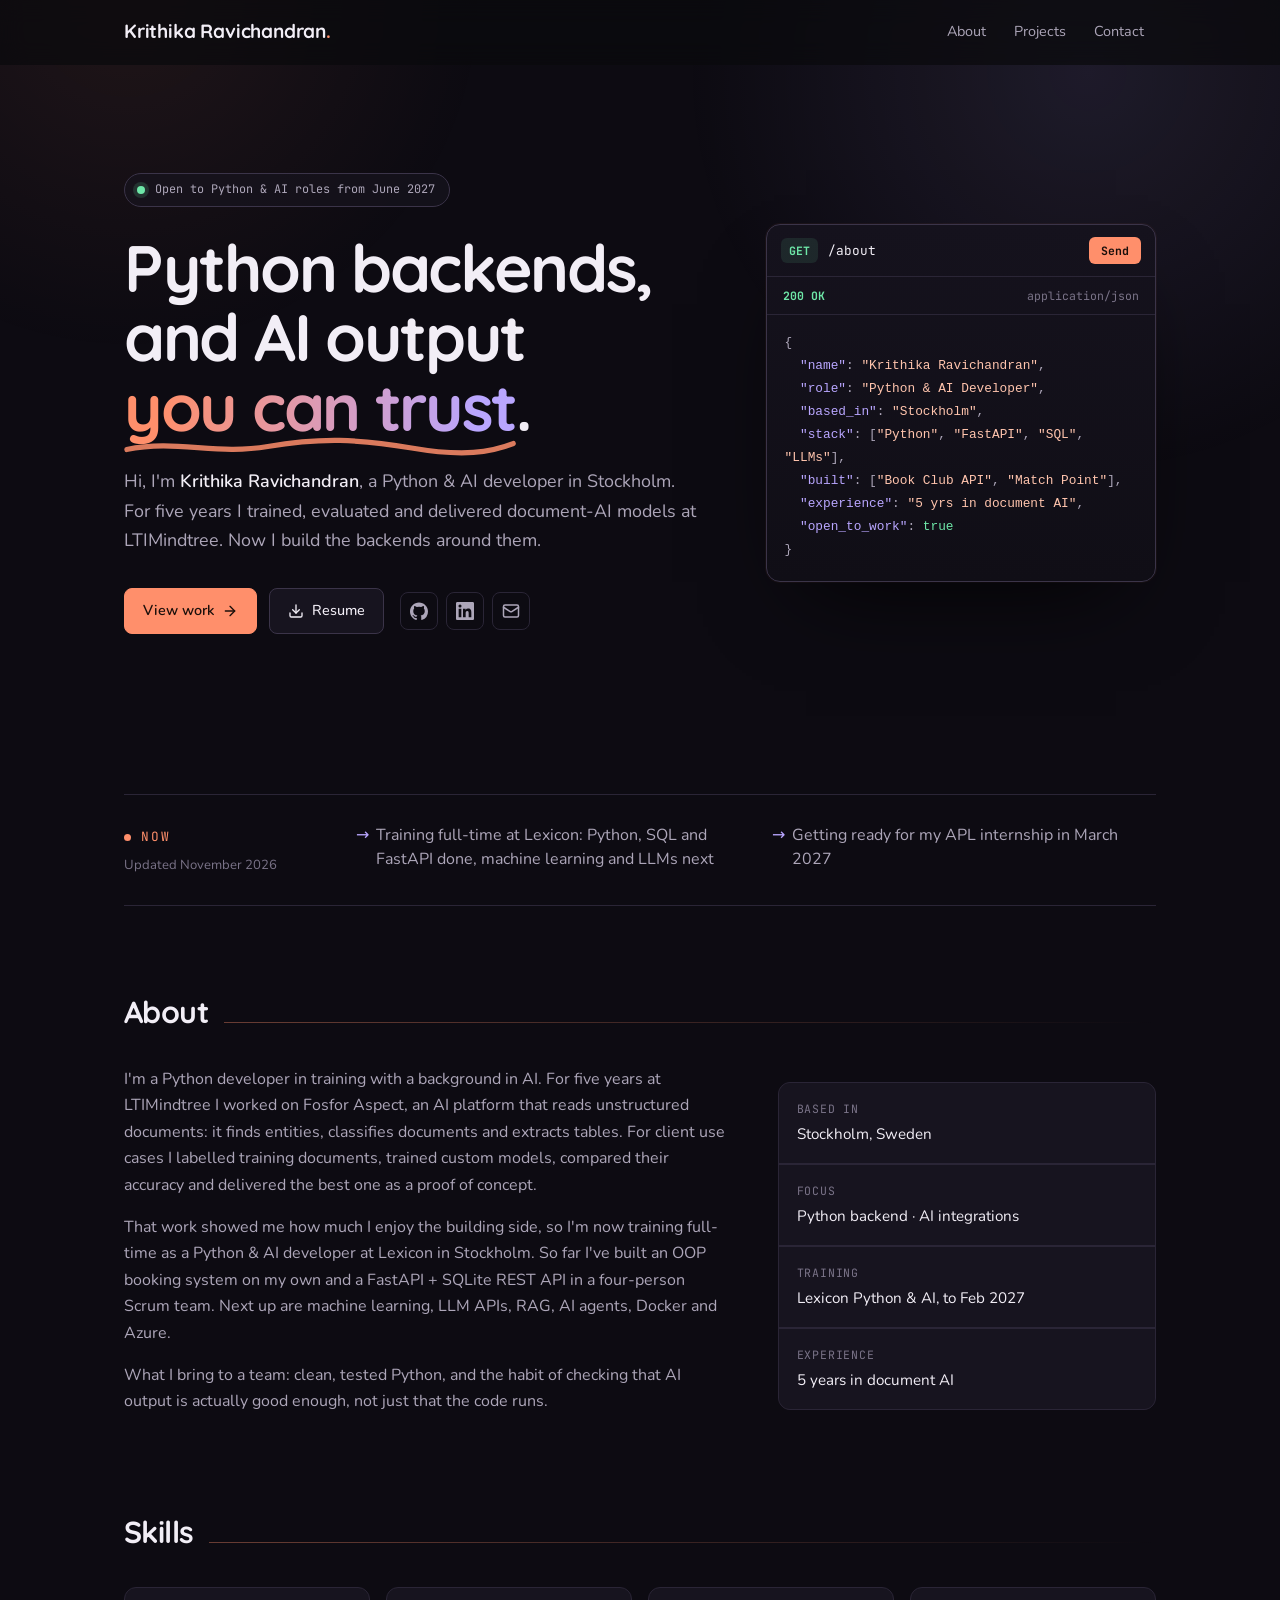
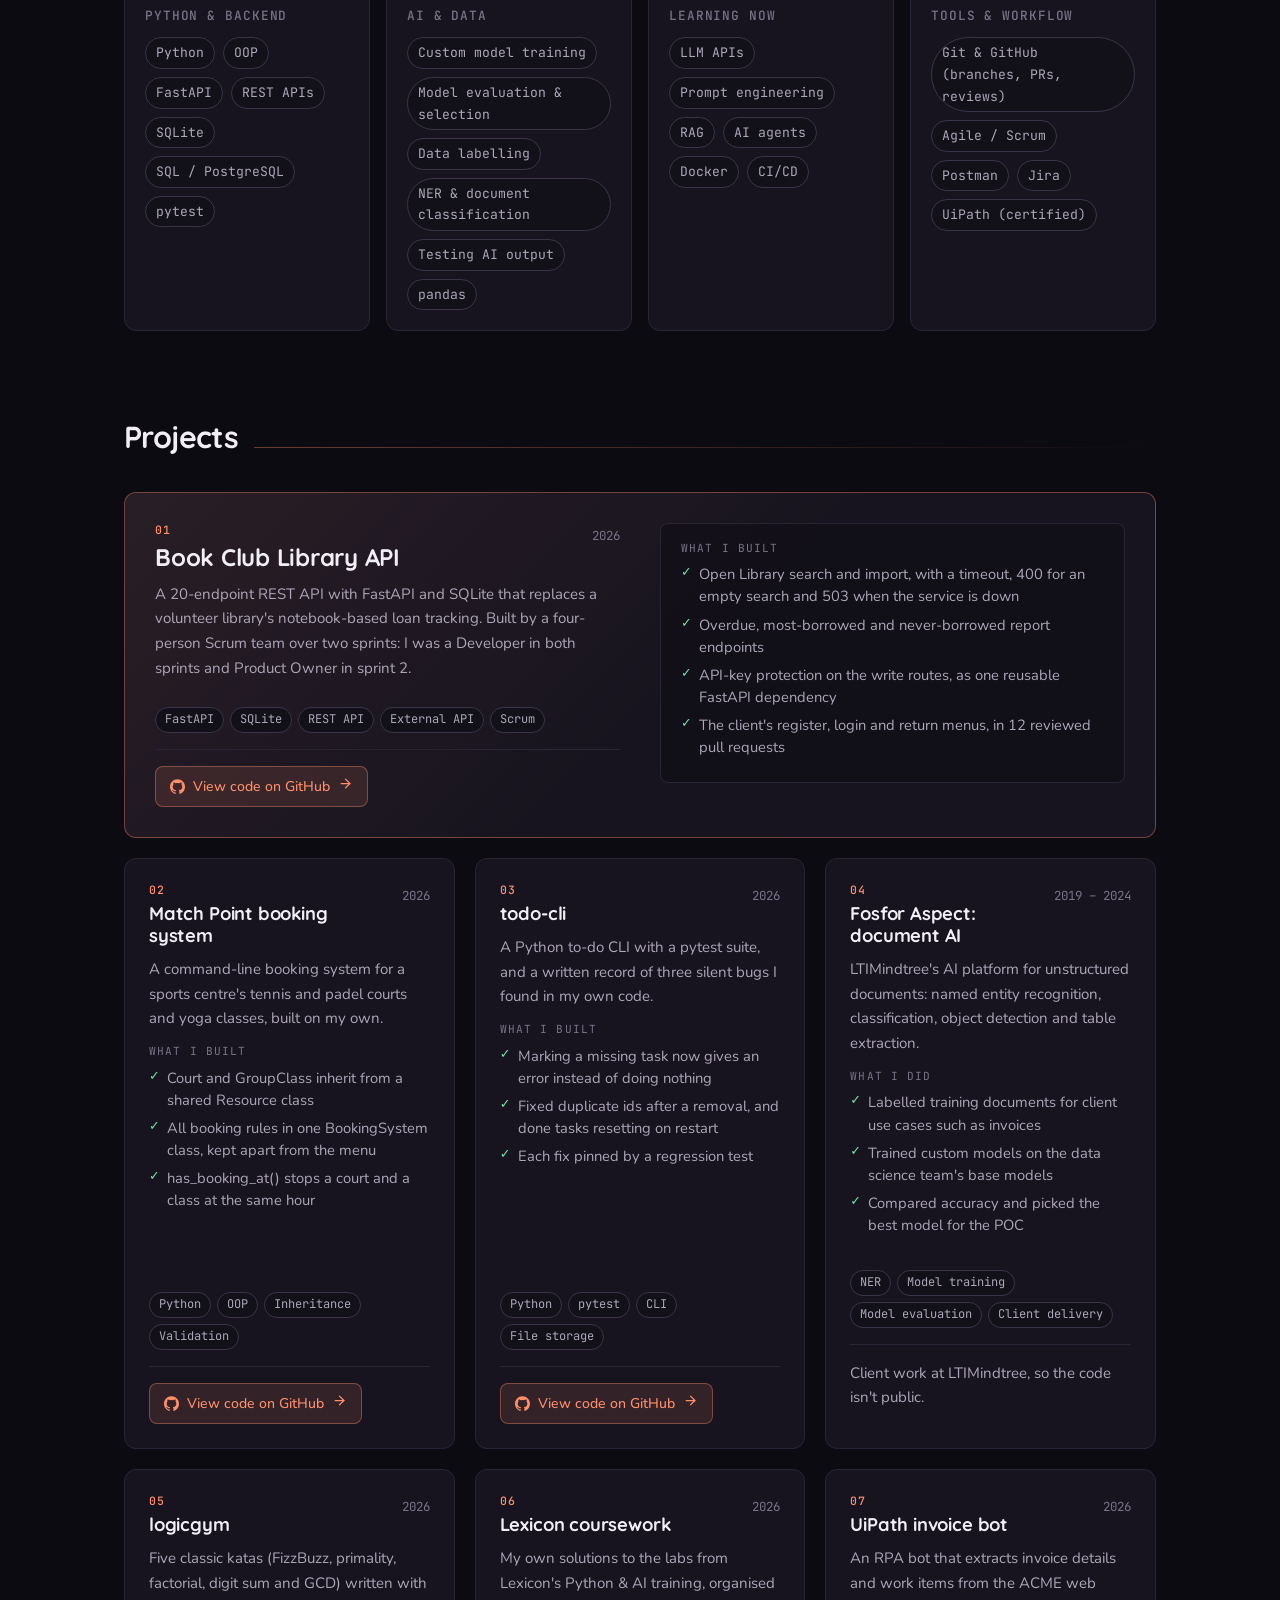
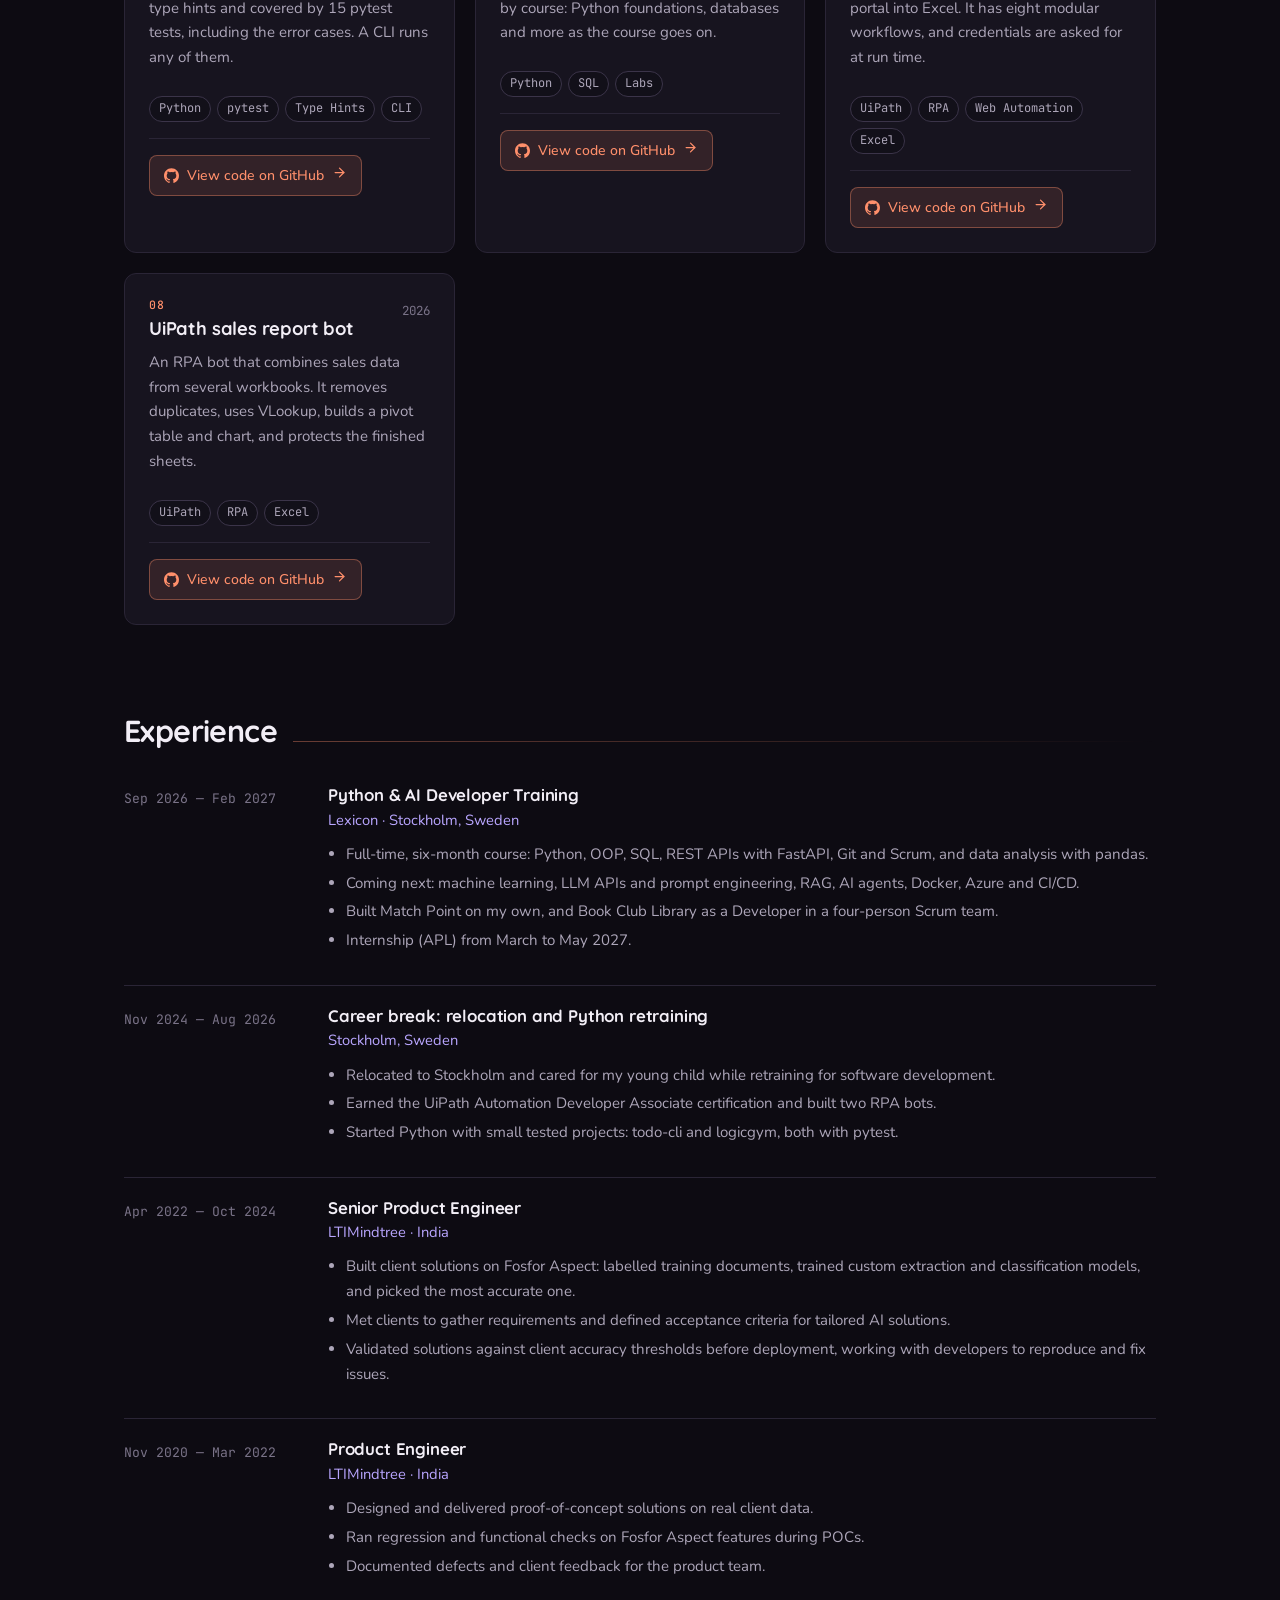
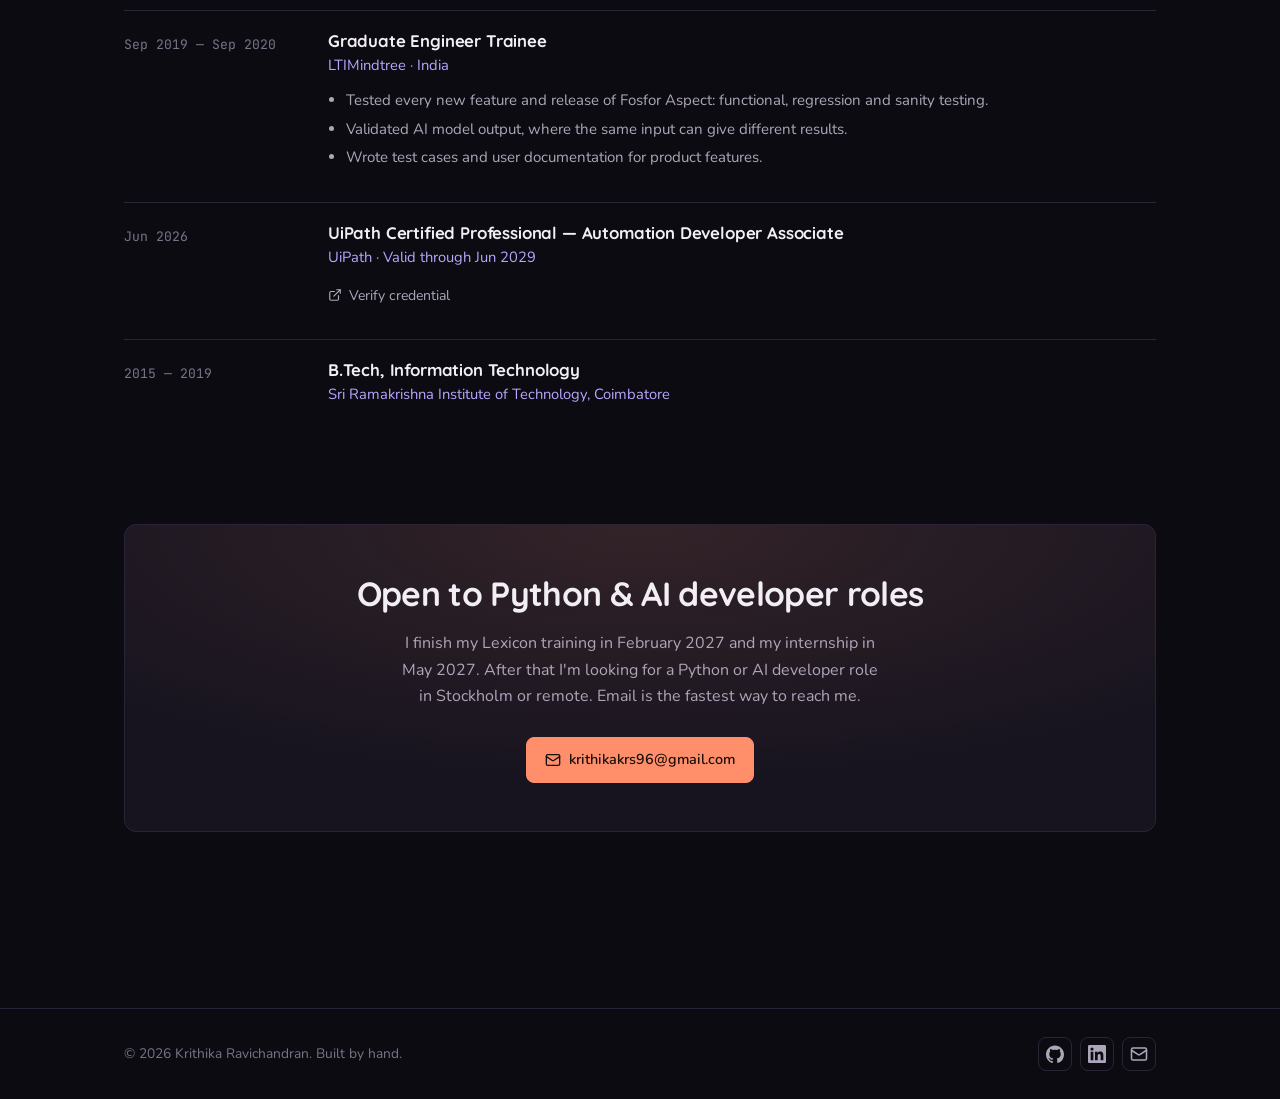
<file: index.html>
<!DOCTYPE html>
<html lang="en">
<head>
  <meta charset="UTF-8">
  <meta name="viewport" content="width=device-width, initial-scale=1.0">
  <title>Krithika Ravichandran — Junior Python & AI Developer</title>
  <meta name="description" content="Python & AI developer in Stockholm with 5 years of experience training and evaluating document-AI models, now building Python backends and AI integrations.">
  <meta name="theme-color" content="#0a0b0d">

  <!-- Open Graph / social preview. Add og:url and og:image once deployed. -->
  <meta property="og:type" content="website">
  <meta property="og:title" content="Krithika Ravichandran — Junior Python & AI Developer">
  <meta property="og:description" content="Python & AI developer in Stockholm with 5 years of experience training and evaluating document-AI models, now building Python backends and AI integrations.">

  <link rel="icon" href="assets/favicon.svg" type="image/svg+xml">
  <link rel="preconnect" href="https://fonts.googleapis.com">
  <link rel="preconnect" href="https://fonts.gstatic.com" crossorigin>
  <link href="https://fonts.googleapis.com/css2?family=Quicksand:wght@500;600;700&family=Nunito:wght@400;500;600;700&family=JetBrains+Mono:wght@400;500;700&display=swap" rel="stylesheet">
  <link rel="stylesheet" href="css/style.css?v=6">
</head>
<body>
  <header class="site-header" id="site-header"></header>

  <main>
    <section class="hero" id="hero"></section>
    <section class="section reveal now-section" id="now"></section>
    <section class="section reveal" id="about"></section>
    <section class="section reveal" id="skills"></section>
    <section class="section reveal" id="projects"></section>
    <section class="section reveal" id="experience"></section>
    <section class="section reveal" id="writing"></section>
    <section class="section reveal" id="contact"></section>
  </main>

  <footer class="site-footer" id="site-footer"></footer>

  <script src="js/content.js?v=6"></script>
  <script src="js/icons.js?v=6"></script>
  <script src="js/common.js?v=6"></script>
  <script src="js/home.js?v=6"></script>
</body>
</html>
</file>
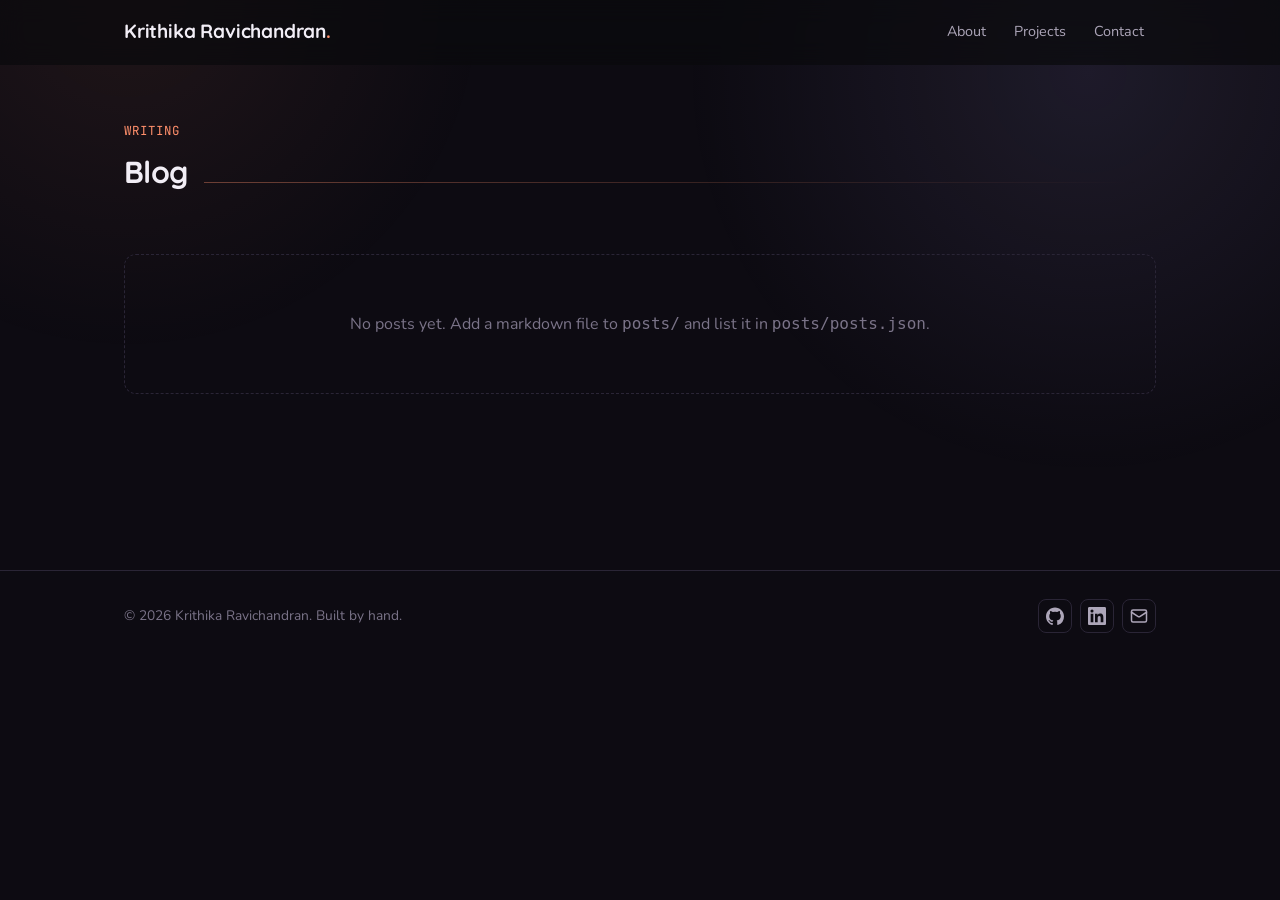
<file: blog.html>
<!DOCTYPE html>
<html lang="en">
<head>
  <meta charset="UTF-8">
  <meta name="viewport" content="width=device-width, initial-scale=1.0">
  <title>Blog — Krithika Ravichandran</title>
  <meta name="description" content="Notes on Python, backend development and building with AI.">
  <meta name="theme-color" content="#0a0b0d">

  <link rel="icon" href="assets/favicon.svg" type="image/svg+xml">
  <link rel="preconnect" href="https://fonts.googleapis.com">
  <link rel="preconnect" href="https://fonts.gstatic.com" crossorigin>
  <link href="https://fonts.googleapis.com/css2?family=Quicksand:wght@500;600;700&family=Nunito:wght@400;500;600;700&family=JetBrains+Mono:wght@400;500&display=swap" rel="stylesheet">
  <link rel="stylesheet" href="css/style.css?v=6">
</head>
<body>
  <header class="site-header" id="site-header"></header>

  <main class="section" style="padding-top:56px">
    <div class="wrap">
      <p class="eyebrow">Writing</p>
      <div class="section-head">
        <h2>Blog</h2>
        <div class="rule"></div>
        <span id="post-count" style="font-family:var(--font-mono);font-size:.8rem;color:var(--text-faint)"></span>
      </div>

      <div class="blog-controls" id="blog-controls"></div>
      <div class="posts" id="post-list"></div>
    </div>
  </main>

  <footer class="site-footer" id="site-footer"></footer>

  <script src="js/content.js?v=6"></script>
  <script src="js/icons.js?v=6"></script>
  <script src="js/common.js?v=6"></script>
  <script src="js/blog.js?v=6"></script>
</body>
</html>
</file>
<file: css/style.css>
/* ============================================================
   Design tokens
   Change --accent to re-skin the whole site.
   ============================================================ */
:root {
  --bg:            #0a0b0d;
  --bg-soft:       #101216;
  --surface:       #14171c;
  --surface-hover: #191d24;
  --border:        #23272f;
  --border-strong: #313742;

  --text:          #e6e8ec;
  --text-muted:    #9aa1ad;
  --text-faint:    #6b7280;

  --accent:        #7aa2f7;
  --accent-soft:   rgba(122, 162, 247, 0.12);
  --accent-line:   rgba(122, 162, 247, 0.35);

  --font-head: "Quicksand", "Nunito", ui-sans-serif, system-ui, sans-serif;
  --font-sans: "Nunito", "Inter", ui-sans-serif, system-ui, -apple-system, "Segoe UI", Roboto, sans-serif;
  --font-mono: "JetBrains Mono", ui-monospace, SFMono-Regular, Menlo, Consolas, monospace;

  --max-width: 1080px;
  --radius: 12px;
  --radius-sm: 8px;

  --shadow: 0 1px 2px rgba(0, 0, 0, 0.4), 0 8px 24px rgba(0, 0, 0, 0.28);
  --ease: cubic-bezier(0.4, 0, 0.2, 1);
}

/* ============================================================
   Reset & base
   ============================================================ */
*,
*::before,
*::after { box-sizing: border-box; }

html {
  scroll-behavior: smooth;
  scroll-padding-top: 88px; /* clears the sticky header on anchor jumps */
  -webkit-text-size-adjust: 100%;
}

body {
  margin: 0;
  background: var(--bg);
  color: var(--text);
  font-family: var(--font-sans);
  font-size: 16px;
  line-height: 1.65;
  -webkit-font-smoothing: antialiased;
  text-rendering: optimizeLegibility;
}

/* A soft glow behind the top of the page. Purely decorative. */
body::before {
  content: "";
  position: fixed;
  inset: 0 0 auto 0;
  height: 520px;
  background:
    radial-gradient(60% 100% at 50% 0%, rgba(122, 162, 247, 0.09), transparent 70%);
  pointer-events: none;
  z-index: 0;
}

img { max-width: 100%; display: block; }

a {
  color: var(--accent);
  text-decoration: none;
  transition: color 0.15s var(--ease);
}
a:hover { color: #a5c0ff; }

h1, h2, h3, h4 {
  line-height: 1.2;
  letter-spacing: -0.02em;
  margin: 0 0 0.5em;
  font-weight: 650;
}

p { margin: 0 0 1em; }

::selection {
  background: var(--accent);
  color: #05070a;
}

:focus-visible {
  outline: 2px solid var(--accent);
  outline-offset: 3px;
  border-radius: 4px;
}

/* ============================================================
   Layout primitives
   ============================================================ */
.wrap {
  width: 100%;
  max-width: var(--max-width);
  margin-inline: auto;
  padding-inline: 24px;
  position: relative;
  z-index: 1;
}

.section {
  padding-block: 88px;
  position: relative;
  z-index: 1;
}
.section + .section { padding-top: 0; }

.section-head {
  display: flex;
  align-items: baseline;
  gap: 16px;
  margin-bottom: 36px;
}
.section-head h2 {
  font-size: clamp(1.5rem, 3vw, 1.9rem);
  margin: 0;
}
.section-head .rule {
  flex: 1;
  height: 1px;
  background: linear-gradient(90deg, var(--border-strong), transparent);
}

.eyebrow {
  font-family: var(--font-mono);
  font-size: 0.78rem;
  letter-spacing: 0.08em;
  text-transform: uppercase;
  color: var(--accent);
  margin: 0 0 12px;
}

/* ============================================================
   Header / navigation
   ============================================================ */
.site-header {
  position: sticky;
  top: 0;
  z-index: 50;
  backdrop-filter: blur(12px);
  -webkit-backdrop-filter: blur(12px);
  background: rgba(10, 11, 13, 0.72);
  border-bottom: 1px solid transparent;
  transition: border-color 0.25s var(--ease), background 0.25s var(--ease);
}
.site-header.scrolled {
  border-bottom-color: var(--border);
  background: rgba(10, 11, 13, 0.88);
}

.nav {
  display: flex;
  align-items: center;
  justify-content: space-between;
  height: 64px;
}

.brand {
  font-family: var(--font-sans);
  font-weight: 600;
  font-size: 1.2rem;
  color: var(--text);
  letter-spacing: -0.01em;
}
.brand span { color: var(--accent); }

.nav-links {
  display: flex;
  align-items: center;
  gap: 4px;
  list-style: none;
  margin: 0;
  padding: 0;
}
.nav-links a {
  display: block;
  padding: 7px 12px;
  border-radius: var(--radius-sm);
  color: var(--text-muted);
  font-size: 0.9rem;
  transition: color 0.15s var(--ease), background 0.15s var(--ease);
}
.nav-links a:hover {
  color: var(--text);
  background: var(--surface);
}
.nav-links a.active {
  color: var(--accent);
  background: var(--accent-soft);
}

.nav-toggle {
  display: none;
  background: none;
  border: 1px solid var(--border);
  border-radius: var(--radius-sm);
  color: var(--text);
  width: 38px;
  height: 38px;
  cursor: pointer;
  align-items: center;
  justify-content: center;
}
.nav-toggle:hover { background: var(--surface); }

/* ============================================================
   Buttons
   ============================================================ */
.btn {
  display: inline-flex;
  align-items: center;
  gap: 8px;
  padding: 10px 18px;
  border-radius: var(--radius-sm);
  border: 1px solid var(--border-strong);
  background: var(--surface);
  color: var(--text);
  font-size: 0.9rem;
  font-weight: 500;
  cursor: pointer;
  transition: all 0.16s var(--ease);
}
.btn:hover {
  color: var(--text);
  background: var(--surface-hover);
  border-color: var(--accent-line);
  transform: translateY(-1px);
}
.btn-primary {
  background: var(--accent);
  border-color: var(--accent);
  color: #05070a;
  font-weight: 600;
}
.btn-primary:hover {
  background: #93b4ff;
  border-color: #93b4ff;
  color: #05070a;
}
.btn svg { width: 16px; height: 16px; }

/* ============================================================
   Hero
   ============================================================ */
.hero {
  padding-block: clamp(72px, 14vh, 132px) 88px;
}
.hero h1 {
  font-size: clamp(2.4rem, 7vw, 4rem);
  margin: 0 0 8px;
  letter-spacing: -0.035em;
}
.hero .role {
  font-size: clamp(1.05rem, 2.4vw, 1.35rem);
  color: var(--text-muted);
  font-weight: 500;
  margin: 0 0 20px;
}
.hero .tagline {
  font-size: 1.05rem;
  color: var(--text-muted);
  max-width: 58ch;
  margin-bottom: 32px;
}
.hero-actions {
  display: flex;
  flex-wrap: wrap;
  gap: 12px;
  align-items: center;
}

.socials {
  display: flex;
  gap: 8px;
  margin-left: 4px;
}
.socials a {
  display: grid;
  place-items: center;
  width: 38px;
  height: 38px;
  border: 1px solid var(--border);
  border-radius: var(--radius-sm);
  color: var(--text-muted);
  transition: all 0.16s var(--ease);
}
.socials a:hover {
  color: var(--accent);
  border-color: var(--accent-line);
  background: var(--accent-soft);
  transform: translateY(-1px);
}
.socials svg { width: 18px; height: 18px; }

/* ============================================================
   About
   ============================================================ */
.about-grid {
  display: grid;
  grid-template-columns: 1.6fr 1fr;
  gap: 48px;
  align-items: start;
}
.about-text p { color: var(--text-muted); }
.about-text p:last-child { margin-bottom: 0; }

.facts {
  display: grid;
  gap: 2px;
  background: var(--border);
  border: 1px solid var(--border);
  border-radius: var(--radius);
  overflow: hidden;
}
.fact {
  background: var(--surface);
  padding: 16px 18px;
}
.fact dt {
  font-family: var(--font-mono);
  font-size: 0.72rem;
  text-transform: uppercase;
  letter-spacing: 0.07em;
  color: var(--text-faint);
  margin-bottom: 4px;
}
.fact dd {
  margin: 0;
  font-size: 0.95rem;
  color: var(--text);
}

/* ============================================================
   Skills
   ============================================================ */
.skills-grid {
  display: grid;
  grid-template-columns: repeat(auto-fit, minmax(230px, 1fr));
  gap: 16px;
}
.skill-group {
  border: 1px solid var(--border);
  border-radius: var(--radius);
  background: var(--surface);
  padding: 20px;
}
.skill-group h3 {
  font-size: 0.8rem;
  font-family: var(--font-mono);
  text-transform: uppercase;
  letter-spacing: 0.07em;
  color: var(--text-faint);
  margin: 0 0 14px;
  font-weight: 500;
}
.chips {
  display: flex;
  flex-wrap: wrap;
  gap: 8px;
  list-style: none;
  margin: 0;
  padding: 0;
}
.chip {
  font-size: 0.82rem;
  padding: 4px 10px;
  border-radius: 999px;
  border: 1px solid var(--border-strong);
  background: var(--bg-soft);
  color: var(--text-muted);
  font-family: var(--font-mono);
}

/* ============================================================
   Projects
   ============================================================ */
.projects-grid {
  display: grid;
  grid-template-columns: repeat(auto-fill, minmax(300px, 1fr));
  gap: 20px;
}
.project {
  display: flex;
  flex-direction: column;
  border: 1px solid var(--border);
  border-radius: var(--radius);
  background: var(--surface);
  padding: 24px;
  transition: border-color 0.2s var(--ease), transform 0.2s var(--ease),
    box-shadow 0.2s var(--ease);
}
.project:hover {
  border-color: var(--border-strong);
  transform: translateY(-3px);
  box-shadow: var(--shadow);
}
.project.featured {
  grid-column: 1 / -1;
  border-color: var(--accent-line);
  background:
    linear-gradient(180deg, var(--accent-soft), transparent 45%),
    var(--surface);
}
.project-top {
  display: flex;
  align-items: flex-start;
  justify-content: space-between;
  gap: 16px;
  margin-bottom: 10px;
}
.project h3 {
  font-size: 1.15rem;
  margin: 0;
}
.project .year {
  font-family: var(--font-mono);
  font-size: 0.78rem;
  color: var(--text-faint);
  flex-shrink: 0;
  padding-top: 3px;
}
.project p {
  color: var(--text-muted);
  font-size: 0.94rem;
  flex: 1;
}
.project img {
  border-radius: var(--radius-sm);
  border: 1px solid var(--border);
  margin-bottom: 16px;
}
.project-links {
  display: flex;
  gap: 16px;
  margin-top: 16px;
  padding-top: 16px;
  border-top: 1px solid var(--border);
}
.project-links a {
  display: inline-flex;
  align-items: center;
  gap: 8px;
  padding: 8px 14px;
  border: 1px solid var(--accent-line);
  border-radius: var(--radius-sm);
  background: var(--accent-soft);
  font-size: 0.88rem;
  font-weight: 500;
  color: var(--accent);
  transition: all 0.16s var(--ease);
}
.project-links a:hover {
  color: #05070a;
  background: var(--accent);
  border-color: var(--accent);
}
.project-links a .arrow { transition: transform 0.16s var(--ease); }
.project-links a:hover .arrow { transform: translateX(3px); }
.project-links svg { width: 15px; height: 15px; }
.project-note {
  margin-top: 16px;
  padding-top: 16px;
  border-top: 1px solid var(--border);
  font-size: 0.85rem;
  color: var(--text-faint);
}

/* ============================================================
   Experience timeline
   ============================================================ */
.timeline { display: grid; gap: 8px; }
.tl-item {
  display: grid;
  grid-template-columns: 180px 1fr;
  gap: 24px;
  padding: 20px 0;
  border-top: 1px solid var(--border);
}
.tl-item:first-child { border-top: none; padding-top: 0; }
.tl-period {
  font-family: var(--font-mono);
  font-size: 0.82rem;
  color: var(--text-faint);
  padding-top: 3px;
}
.tl-body h3 { font-size: 1.05rem; margin: 0 0 2px; }
.tl-org { color: var(--accent); font-size: 0.92rem; margin-bottom: 10px; }
.tl-body ul {
  margin: 0;
  padding-left: 18px;
  color: var(--text-muted);
  font-size: 0.94rem;
}
.tl-body li { margin-bottom: 4px; }
.tl-link {
  display: inline-flex;
  align-items: center;
  gap: 7px;
  margin-top: 4px;
  font-size: 0.88rem;
  color: var(--text-muted);
  border-bottom: 1px solid transparent;
  transition: color 0.15s var(--ease), border-color 0.15s var(--ease);
}
.tl-link:hover { color: var(--accent); border-bottom-color: var(--accent-line); }
.tl-link svg { width: 14px; height: 14px; flex-shrink: 0; }

/* ============================================================
   Blog cards (shared by home preview and blog index)
   ============================================================ */
.posts { display: grid; gap: 2px; }
.post-card {
  display: block;
  padding: 22px 20px;
  border: 1px solid var(--border);
  border-radius: var(--radius);
  background: var(--surface);
  color: inherit;
  transition: all 0.18s var(--ease);
}
.post-card:hover {
  color: inherit;
  border-color: var(--accent-line);
  background: var(--surface-hover);
  transform: translateX(3px);
}
.post-meta {
  display: flex;
  align-items: center;
  gap: 10px;
  font-family: var(--font-mono);
  font-size: 0.78rem;
  color: var(--text-faint);
  margin-bottom: 8px;
}
.post-card h3 {
  font-size: 1.12rem;
  margin: 0 0 6px;
  color: var(--text);
}
.post-card:hover h3 { color: var(--accent); }
.post-card p {
  margin: 0;
  color: var(--text-muted);
  font-size: 0.93rem;
}
.post-tags {
  display: flex;
  flex-wrap: wrap;
  gap: 6px;
  margin-top: 12px;
}
.post-tags .chip { font-size: 0.75rem; padding: 2px 9px; }

/* ============================================================
   Blog index page controls
   ============================================================ */
.blog-controls {
  display: flex;
  flex-wrap: wrap;
  gap: 12px;
  align-items: center;
  margin-bottom: 28px;
}
.search {
  flex: 1;
  min-width: 220px;
  position: relative;
}
.search input {
  width: 100%;
  padding: 10px 14px 10px 38px;
  border-radius: var(--radius-sm);
  border: 1px solid var(--border);
  background: var(--surface);
  color: var(--text);
  font-family: inherit;
  font-size: 0.92rem;
}
.search input::placeholder { color: var(--text-faint); }
.search input:focus {
  outline: none;
  border-color: var(--accent-line);
  background: var(--surface-hover);
}
.search svg {
  position: absolute;
  left: 12px;
  top: 50%;
  transform: translateY(-50%);
  width: 16px;
  height: 16px;
  color: var(--text-faint);
  pointer-events: none;
}
.tag-filters { display: flex; flex-wrap: wrap; gap: 6px; }
.tag-btn {
  font-family: var(--font-mono);
  font-size: 0.78rem;
  padding: 6px 12px;
  border-radius: 999px;
  border: 1px solid var(--border);
  background: transparent;
  color: var(--text-muted);
  cursor: pointer;
  transition: all 0.15s var(--ease);
}
.tag-btn:hover { border-color: var(--border-strong); color: var(--text); }
.tag-btn.active {
  background: var(--accent-soft);
  border-color: var(--accent-line);
  color: var(--accent);
}

.empty {
  text-align: center;
  padding: 56px 20px;
  color: var(--text-faint);
  border: 1px dashed var(--border);
  border-radius: var(--radius);
}

/* ============================================================
   Article (single post)
   ============================================================ */
.article { max-width: 720px; margin-inline: auto; }
.article-header {
  padding-bottom: 28px;
  margin-bottom: 32px;
  border-bottom: 1px solid var(--border);
}
.article-header h1 {
  font-size: clamp(1.9rem, 4.5vw, 2.6rem);
  margin: 8px 0 14px;
}

.prose { color: #d5d9e0; font-size: 1.02rem; line-height: 1.78; }
.prose > *:first-child { margin-top: 0; }
.prose h2 {
  font-size: 1.5rem;
  margin: 2em 0 0.6em;
  padding-top: 0.4em;
  border-top: 1px solid var(--border);
}
.prose h3 { font-size: 1.2rem; margin: 1.8em 0 0.5em; }
.prose a { text-decoration: underline; text-underline-offset: 3px; }
.prose ul, .prose ol { padding-left: 24px; margin-bottom: 1.2em; }
.prose li { margin-bottom: 6px; }
.prose img {
  border-radius: var(--radius);
  border: 1px solid var(--border);
  margin: 1.6em 0;
}
.prose blockquote {
  margin: 1.6em 0;
  padding: 4px 20px;
  border-left: 3px solid var(--accent);
  background: var(--accent-soft);
  border-radius: 0 var(--radius-sm) var(--radius-sm) 0;
  color: var(--text-muted);
}
.prose blockquote p:last-child { margin-bottom: 0; }
.prose code {
  font-family: var(--font-mono);
  font-size: 0.87em;
  background: var(--bg-soft);
  border: 1px solid var(--border);
  border-radius: 5px;
  padding: 1px 6px;
}
.prose pre {
  background: #0d1017;
  border: 1px solid var(--border);
  border-radius: var(--radius);
  padding: 18px;
  overflow-x: auto;
  margin: 1.5em 0;
  font-size: 0.88rem;
  line-height: 1.6;
}
.prose pre code {
  background: none;
  border: none;
  padding: 0;
  font-size: inherit;
}
.prose table {
  width: 100%;
  border-collapse: collapse;
  margin: 1.5em 0;
  font-size: 0.93rem;
  display: block;
  overflow-x: auto;
}
.prose th, .prose td {
  border: 1px solid var(--border);
  padding: 9px 13px;
  text-align: left;
}
.prose th { background: var(--surface); font-weight: 600; }
.prose hr { border: none; border-top: 1px solid var(--border); margin: 2.5em 0; }

.article-footer {
  margin-top: 56px;
  padding-top: 28px;
  border-top: 1px solid var(--border);
  display: flex;
  justify-content: space-between;
  align-items: center;
  gap: 16px;
  flex-wrap: wrap;
}

/* Reading progress bar on post pages */
.progress {
  position: fixed;
  top: 0;
  left: 0;
  height: 2px;
  width: 0;
  background: var(--accent);
  z-index: 100;
  transition: width 0.1s linear;
}

/* ============================================================
   Contact + footer
   ============================================================ */
.contact-card {
  border: 1px solid var(--border);
  border-radius: var(--radius);
  background:
    radial-gradient(120% 140% at 50% 0%, var(--accent-soft), transparent 60%),
    var(--surface);
  padding: 48px 32px;
  text-align: center;
}
.contact-card h2 { font-size: clamp(1.6rem, 4vw, 2.1rem); }
.contact-card p {
  color: var(--text-muted);
  max-width: 48ch;
  margin-inline: auto;
  margin-bottom: 28px;
}

.site-footer {
  border-top: 1px solid var(--border);
  margin-top: 88px;
  padding-block: 28px;
  position: relative;
  z-index: 1;
}
.footer-inner {
  display: flex;
  justify-content: space-between;
  align-items: center;
  gap: 16px;
  flex-wrap: wrap;
  font-size: 0.86rem;
  color: var(--text-faint);
}
.footer-inner .socials a { width: 34px; height: 34px; }

/* ============================================================
   Scroll reveal
   ============================================================ */
.reveal {
  opacity: 0;
  transform: translateY(14px);
  transition: opacity 0.55s var(--ease), transform 0.55s var(--ease);
}
.reveal.visible { opacity: 1; transform: none; }

@media (prefers-reduced-motion: reduce) {
  html { scroll-behavior: auto; }
  .reveal { opacity: 1; transform: none; transition: none; }
  *, *::before, *::after {
    animation-duration: 0.01ms !important;
    transition-duration: 0.01ms !important;
  }
}

/* ============================================================
   Responsive
   ============================================================ */
@media (max-width: 860px) {
  .about-grid { grid-template-columns: 1fr; gap: 28px; }
  .tl-item { grid-template-columns: 1fr; gap: 6px; }
}

@media (max-width: 640px) {
  .section { padding-block: 64px; }
  .nav-toggle { display: flex; }
  .nav-links {
    position: absolute;
    top: 64px;
    left: 0;
    right: 0;
    flex-direction: column;
    align-items: stretch;
    gap: 2px;
    padding: 12px 16px 16px;
    background: rgba(10, 11, 13, 0.97);
    backdrop-filter: blur(12px);
    border-bottom: 1px solid var(--border);
    display: none;
  }
  .nav-links.open { display: flex; }
  .nav-links a { padding: 10px 12px; }
  .hero-actions { gap: 10px; }
  .contact-card { padding: 36px 20px; }
  .project.featured { grid-column: auto; }
}


/* ============================================================
   Theme: "ink & coral" (draft)
   ============================================================ */
:root {
  --bg:            #0d0b12;
  --bg-soft:       #121019;
  --surface:       #17141f;
  --surface-hover: #1e1a29;
  --border:        #2a2536;
  --border-strong: #3b3449;

  --text:          #f2eef6;
  --text-muted:    #ada6b9;
  --text-faint:    #7a7388;

  --accent:        #ff8f6b;
  --accent-2:      #b9a6ff;
  --accent-soft:   rgba(255, 143, 107, 0.12);
  --accent-line:   rgba(255, 143, 107, 0.38);
  --pass:          #6ee7a8;
}
body::before {
  height: 720px;
  background:
    radial-gradient(45% 80% at 85% 10%, rgba(185, 166, 255, 0.10), transparent 70%),
    radial-gradient(40% 70% at 10% 0%, rgba(255, 143, 107, 0.08), transparent 70%);
}
a:hover { color: #ffb59c; }
::selection { background: var(--accent); color: #1a0f0b; }
.btn-primary { color: #1a0f0b; }
.btn-primary:hover { background: #ffa98b; border-color: #ffa98b; color: #1a0f0b; }
.site-header.scrolled { background: rgba(13, 11, 18, 0.88); }
.brand span { color: var(--accent); }
.section-head .rule { background: linear-gradient(90deg, var(--accent-line), transparent); }
.project-links a:hover { color: #1a0f0b; }
.tl-org { color: var(--accent-2); }

/* ---- Hero ---- */
.hero { padding-block: clamp(64px, 12vh, 120px) 72px; }
.hero-grid {
  display: grid;
  grid-template-columns: minmax(0, 1.2fr) minmax(0, .8fr);
  gap: 56px;
  align-items: center;
}
.status-pill {
  display: inline-flex; align-items: center; gap: 10px;
  margin: 0 0 26px; padding: 6px 14px 6px 12px;
  border: 1px solid var(--border-strong); border-radius: 999px;
  background: rgba(23, 20, 31, .7);
  font-family: var(--font-mono); font-size: .74rem; color: var(--text-muted);
}
.status-pill .dot {
  width: 8px; height: 8px; border-radius: 50%; background: var(--pass);
  box-shadow: 0 0 0 4px rgba(110, 231, 168, .15);
  animation: pulse 2.4s ease-in-out infinite;
}
@keyframes pulse { 50% { box-shadow: 0 0 0 7px rgba(110, 231, 168, 0); } }

.hero h1.statement {
  font-size: clamp(2.4rem, 5.6vw, 4.1rem);
  font-weight: 600;
  line-height: 1.06;
  letter-spacing: -0.035em;
  margin: 0 0 26px;
  max-width: 14ch;
}
.hl {
  position: relative; white-space: nowrap;
  background: linear-gradient(95deg, var(--accent) 10%, var(--accent-2) 90%);
  -webkit-background-clip: text; background-clip: text; color: transparent;
}
.squiggle {
  position: absolute; left: 0; right: 0; bottom: -0.16em;
  width: 100%; height: 0.32em; overflow: visible;
}
.squiggle path {
  fill: none; stroke: var(--accent); stroke-width: 3.5;
  stroke-linecap: round; opacity: .85;
  stroke-dasharray: 340; stroke-dashoffset: 340;
  animation: draw 1.1s .35s var(--ease) forwards;
}
@keyframes draw { to { stroke-dashoffset: 0; } }
.hero .tagline {
  font-size: 1.12rem; line-height: 1.65; color: var(--text-muted);
  max-width: 52ch; margin-bottom: 32px; font-weight: 300;
}
.hero .tagline strong { color: var(--text); font-weight: 600; }

/* ---- API card ---- */
.api-card {
  margin: 0;
  border: 1px solid var(--border-strong); border-radius: 14px;
  background: linear-gradient(180deg, #15121d, #100e16);
  box-shadow: 0 40px 90px -40px rgba(0,0,0,.9), 0 0 0 1px rgba(255,143,107,.05);
  overflow: hidden; font-family: var(--font-mono);
}
.api-bar {
  display: flex; align-items: center; gap: 10px;
  padding: 12px 14px; border-bottom: 1px solid var(--border); font-size: .8rem;
}
.api-bar .method {
  padding: 3px 8px; border-radius: 6px; font-weight: 700; font-size: .72rem;
  color: var(--pass); background: rgba(110, 231, 168, .1);
}
.api-bar .url { flex: 1; color: var(--text); }
.api-bar .send {
  padding: 4px 12px; border-radius: 6px; font-size: .72rem; font-weight: 700;
  color: #1a0f0b; background: var(--accent);
}
.api-status {
  display: flex; justify-content: space-between; gap: 12px;
  padding: 9px 16px; border-bottom: 1px solid var(--border);
  font-size: .72rem; color: var(--text-faint);
}
.api-status .ok { color: var(--pass); font-weight: 700; }
.api-body {
  margin: 0; padding: 16px 18px 20px; white-space: pre-wrap;
  font-size: .8rem; line-height: 1.8; color: var(--text-muted);
}
.j-line { opacity: 0; animation: row-in .35s var(--ease) forwards; animation-delay: calc(.5s + var(--i) * .12s); }
@keyframes row-in { to { opacity: 1; } }
.j-k { color: var(--accent-2); }
.j-s { color: #ffc4ad; }
.j-b { color: var(--pass); }
/* ---- Now ---- */
.now {
  display: grid; grid-template-columns: 200px minmax(0, 1fr); gap: 32px;
  padding: 28px 0; border-top: 1px solid var(--border); border-bottom: 1px solid var(--border);
}
.now-title {
  display: inline-flex; align-items: center; gap: 10px;
  font-family: var(--font-mono); font-size: .8rem; letter-spacing: .14em;
  text-transform: uppercase; color: var(--accent);
}
.now-title .pulse { width: 7px; height: 7px; border-radius: 50%; background: var(--accent); }
.now-date { display: block; margin-top: 6px; font-size: .82rem; color: var(--text-faint); }
.now-list { list-style: none; margin: 0; padding: 0; display: grid; grid-template-columns: 1fr 1fr; gap: 10px 32px; }
.now-list li { position: relative; padding-left: 20px; color: var(--text-muted); line-height: 1.5; }
.now-list li::before { content: "→"; position: absolute; left: 0; color: var(--accent-2); }

/* ---- Projects ---- */
.projects-grid { counter-reset: proj; }
.project { counter-increment: proj; }
.project-top h3::before {
  content: counter(proj, decimal-leading-zero);
  display: block; margin-bottom: 6px;
  font-family: var(--font-mono); font-size: .72rem; font-weight: 500;
  letter-spacing: .1em; color: var(--accent);
}
.project:hover { border-color: var(--accent-line); }
.project.featured {
  display: grid; grid-template-columns: minmax(0, 1fr) minmax(0, 1fr);
  column-gap: 40px; padding: 30px;
  background: linear-gradient(135deg, rgba(255,143,107,.08), transparent 55%), var(--surface);
}
.project.featured > * { grid-column: 1; }
.project.featured h3 { font-size: 1.5rem; }
.project.featured .built {
  grid-column: 2; grid-row: 1 / span 4; align-self: start;
  padding: 18px 20px; border-radius: var(--radius-sm);
  background: rgba(13,11,18,.5); border: 1px solid var(--border);
}
.project p { flex: 0 0 auto; margin-bottom: 14px; }
.built { flex: 1; margin-bottom: 16px; }
.built h4 {
  margin: 0 0 8px; font-family: var(--font-mono); font-size: .7rem;
  text-transform: uppercase; letter-spacing: .1em; color: var(--text-faint);
}
.built ul { margin: 0; padding: 0; list-style: none; }
.built li { position: relative; padding-left: 18px; margin: 6px 0; font-size: .92rem; color: var(--text-muted); line-height: 1.5; }
.built li::before { content: "✓"; position: absolute; left: 0; top: 0; color: var(--pass); font-size: .8rem; }

@media (max-width: 860px) {
  .hero-grid { grid-template-columns: 1fr; gap: 44px; }
  .project.featured { display: flex; padding: 24px; }
  .project.featured .built { padding: 0; background: none; border: 0; }
  .now { grid-template-columns: 1fr; gap: 16px; }
}
@media (max-width: 600px) {
  .now-list { grid-template-columns: 1fr; }
  .api-body { font-size: .72rem; padding: 14px; }
}
@media (prefers-reduced-motion: reduce) {
  .j-line { opacity: 1; animation: none; }
  .squiggle path { stroke-dashoffset: 0; animation: none; }
}

/* ---- Fonts: Quicksand for headings, Nunito for reading text ---- */
h1, h2, h3, h4, .brand, .hero h1.statement, .contact-card h2 {
  font-family: var(--font-head);
  font-weight: 700;
}
.built h4 { font-family: var(--font-mono); font-weight: 400; }
.hero .tagline { font-weight: 400; }
.tl-body h3, .project h3 { letter-spacing: -0.01em; }
</file>
